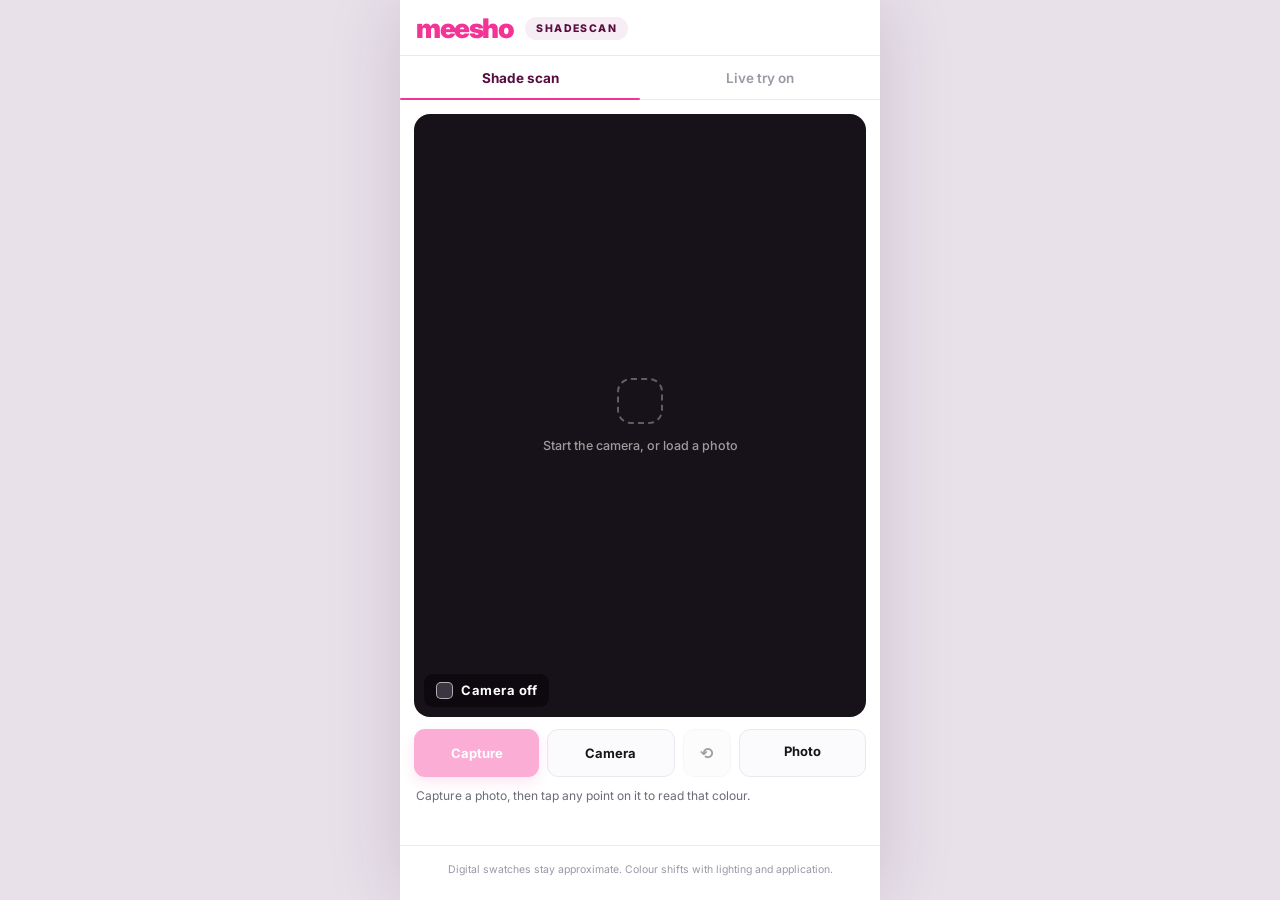
<file: index.html>
<!DOCTYPE html>
<html lang="en">
<head>
<meta charset="utf-8">
<meta name="viewport" content="width=device-width, initial-scale=1, viewport-fit=cover">
<meta name="theme-color" content="#f43397">
<title>ShadeScan — Meesho ShadeMatch prototype</title>
<link rel="preconnect" href="https://fonts.googleapis.com">
<link rel="preconnect" href="https://fonts.gstatic.com" crossorigin>
<link href="https://fonts.googleapis.com/css2?family=Inter:wght@400;500;600;700;800;900&display=swap" rel="stylesheet">
<link rel="stylesheet" href="styles.css">
</head>
<body>
<div class="shell">
  <header class="topbar">
    <span class="wordmark">meesho</span>
    <span class="product">ShadeScan</span>
  </header>

  <nav class="tabs" id="tabs" data-active="scan">
    <button data-tab="scan" aria-current="page">Shade scan</button>
    <button data-tab="tryon">Live try on</button>
    <span class="indicator" aria-hidden="true"></span>
  </nav>

  <main>
    <section class="panel" id="panel-scan">
      <div class="stage" id="scanStage" data-mode="idle">
        <video id="scanVideo" playsinline muted></video>
        <div class="plate" id="plate">
          <canvas id="frameCanvas"></canvas>
          <button class="pickarea" id="pickArea" aria-label="Tap the photo to read a colour"></button>
          <div class="markers" id="markers"></div>
        </div>
        <div class="frameline"><i></i><i></i><i></i><i></i></div>
        <div class="sweep"></div>
        <div class="readout"><span class="chipsw" id="readoutSwatch"></span><span id="readoutText">Camera off</span></div>
        <div class="placeholder">
          <span class="plogo"></span>
          <p>Start the camera, or load a photo</p>
        </div>
      </div>

      <div class="toolbar">
        <button class="primary" id="captureBtn">Capture</button>
        <button class="ghost" id="retakeBtn" hidden>Retake</button>
        <button class="ghost" id="cameraBtn">Camera</button>
        <button class="ghost icon" id="flipBtn" title="Switch camera" aria-label="Switch camera">⟲</button>
        <label class="ghost file">Photo<input type="file" id="fileInput" accept="image/*"></label>
      </div>

      <p class="status" id="scanStatus">Capture a photo, then tap any point on it to read that colour.</p>

      <section class="card" id="samples" hidden>
        <div class="cardhead">
          <h3>Sampled points</h3>
          <button class="link" id="clearSamples">Clear all</button>
        </div>
        <div class="strip" id="sampleStrip"></div>
        <p class="compare" id="compare" hidden></p>
      </section>

      <section class="card" id="result" hidden>
        <div class="resulthead">
          <canvas class="loupe" id="loupe" width="120" height="120"></canvas>
          <div class="headtext">
            <div class="bighex" id="bigHex">#000000</div>
            <div class="confidence" id="confidence"></div>
          </div>
          <div class="headactions">
            <button class="chipbtn" id="copyHex">Copy</button>
            <button class="chipbtn solid" id="toTryOn">Try on</button>
          </div>
        </div>
        <dl class="formats" id="formats"></dl>
        <div class="matches" id="matches"></div>
      </section>
    </section>

    <section class="panel" id="panel-tryon" hidden>
      <div class="stage faces" id="tryStage">
        <video id="tryVideo" playsinline muted></video>
        <canvas id="tryCanvas"></canvas>
        <div class="hint" id="tryHint">Camera off</div>
      </div>

      <div class="toolbar">
        <button class="primary" id="tryBtn">Start camera</button>
        <button class="ghost" id="stopTryBtn">Stop</button>
      </div>

      <p class="status" id="tryStatus">Colour is painted onto your own lips and lids, not onto a drawing.</p>

      <section class="card">
        <div class="cardhead">
          <label class="switch"><input type="checkbox" id="lipsOn" checked><span></span>Lip colour</label>
          <div class="segment" id="lipFinish">
            <button data-finish="Matte" aria-pressed="true">Matte</button>
            <button data-finish="Glossy">Glossy</button>
            <button data-finish="Sheer">Sheer</button>
          </div>
        </div>
        <div class="swatches" id="lipSwatches"></div>
        <label class="slider">Intensity<input type="range" id="lipIntensity" min="20" max="100" value="68"></label>
      </section>

      <section class="card">
        <div class="cardhead">
          <label class="switch"><input type="checkbox" id="eyesOn"><span></span>Eye shadow</label>
          <div class="segment" id="eyeFinish">
            <button data-finish="Matte" aria-pressed="true">Matte</button>
            <button data-finish="Shimmer">Shimmer</button>
          </div>
        </div>
        <div class="swatches" id="eyeSwatches"></div>
        <label class="slider">Intensity<input type="range" id="eyeIntensity" min="15" max="90" value="50"></label>
      </section>
    </section>
  </main>

  <footer class="foot">Digital swatches stay approximate. Colour shifts with lighting and application.</footer>
</div>
<script type="module" src="app.js"></script>
</body>
</html>
</file>
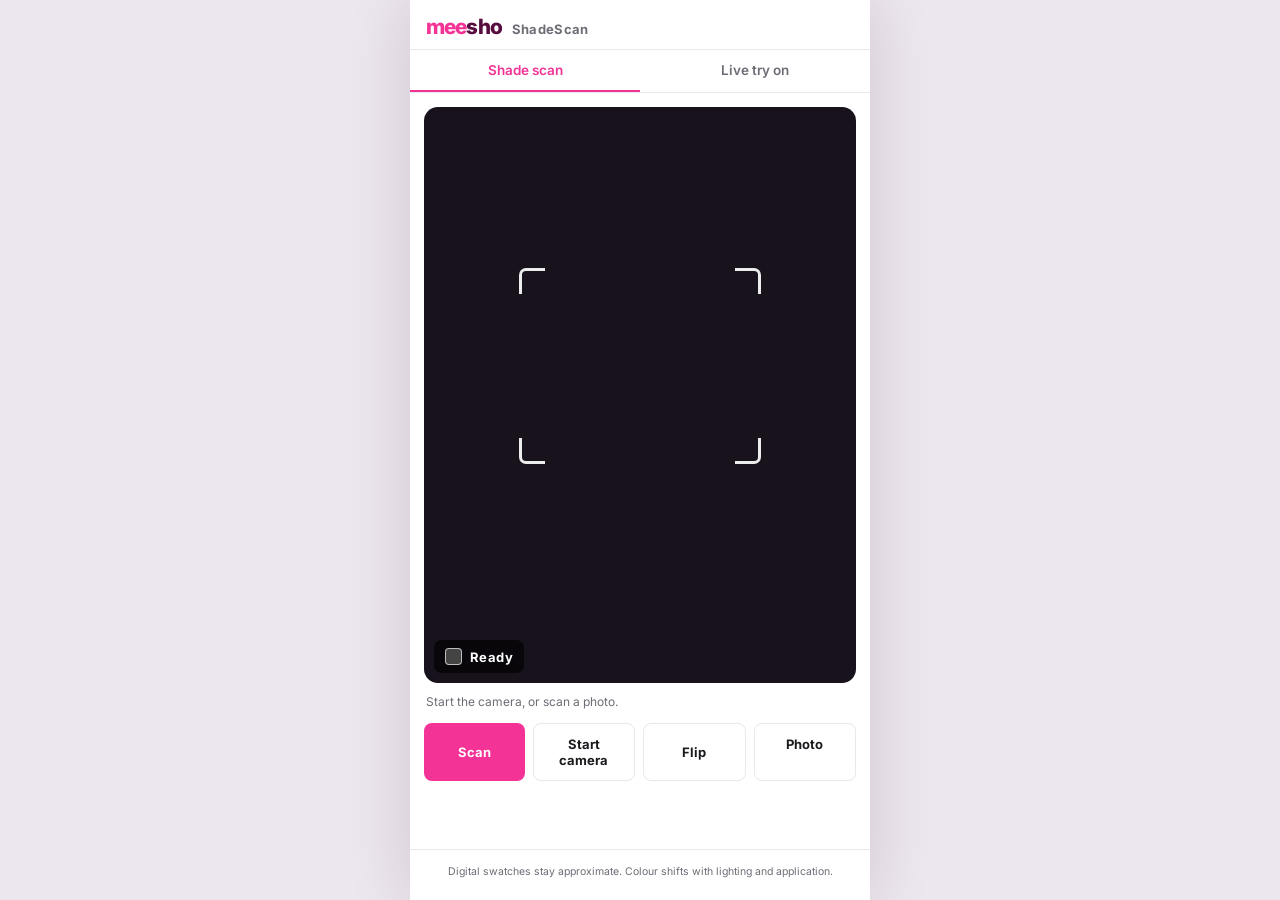
<file: shadescan-single-file.html>
<!DOCTYPE html>
<html lang="en">
<head>
<meta charset="utf-8">
<meta name="viewport" content="width=device-width, initial-scale=1, viewport-fit=cover">
<title>ShadeScan — Meesho ShadeMatch prototype</title>
<link rel="preconnect" href="https://fonts.googleapis.com">
<link rel="preconnect" href="https://fonts.gstatic.com" crossorigin>
<link href="https://fonts.googleapis.com/css2?family=Inter:wght@400;500;600;700;800&display=swap" rel="stylesheet">
<style>
:root {
  --pink: #f43397;
  --pink-deep: #9f1458;
  --plum: #570d3f;
  --ink: #1b1b1f;
  --mid: #6d6d76;
  --line: #e8e8ef;
  --wash: #f6f6f9;
  --ok: #0a8a4a;
  --warn: #9a6200;
  box-sizing: border-box;
  padding-top: env(safe-area-inset-top, 0px);
  padding-bottom: env(safe-area-inset-bottom, 0px);
}
*, *::before, *::after { box-sizing: inherit; }
html, body { height: 100%; }
html { scroll-padding-top: env(safe-area-inset-top, 0px); }

body {
  margin: 0;
  font-family: Inter, system-ui, -apple-system, sans-serif;
  background: #ece6ee;
  color: var(--ink);
  -webkit-font-smoothing: antialiased;
}

.shell {
  max-width: 460px;
  margin: 0 auto;
  min-height: 100%;
  background: #fff;
  display: flex;
  flex-direction: column;
  box-shadow: 0 0 60px rgba(50, 10, 45, .14);
}

.topbar {
  display: flex;
  align-items: baseline;
  gap: 10px;
  padding: 14px 16px 10px;
  border-bottom: 1px solid var(--line);
}
.logo { font-size: 21px; font-weight: 800; letter-spacing: -.04em; color: var(--pink); }
.logo span { color: var(--plum); }
.wordmark { font-size: 13px; font-weight: 700; color: var(--mid); letter-spacing: .02em; }

.tabs { display: flex; border-bottom: 1px solid var(--line); }
.tabs button {
  flex: 1;
  border: 0;
  background: none;
  font: inherit;
  font-size: 13.5px;
  font-weight: 600;
  color: var(--mid);
  padding: 12px 0;
  cursor: pointer;
  border-bottom: 2.5px solid transparent;
}
.tabs button[aria-current="page"] { color: var(--pink); border-bottom-color: var(--pink); }
.tabs button:focus-visible, button:focus-visible, input:focus-visible { outline: 2px solid var(--pink); outline-offset: 2px; }

main { flex: 1; }
.panel { padding: 14px 14px 20px; }

.stage {
  position: relative;
  aspect-ratio: 3 / 4;
  border-radius: 14px;
  overflow: hidden;
  background: #17121b;
}
.stage video, .stage canvas, .stage .still {
  position: absolute;
  inset: 0;
  width: 100%;
  height: 100%;
  object-fit: cover;
}
.stage .still { background-size: cover; background-position: center; }
.stage.mirrored video, .stage.faces video, .stage.faces canvas { transform: scaleX(-1); }

.frameline { position: absolute; left: 22%; top: 28%; width: 56%; height: 34%; }
.frameline i { position: absolute; width: 26px; height: 26px; border: 3px solid rgba(255,255,255,.92); }
.frameline i:nth-child(1) { top: 0; left: 0; border-right: 0; border-bottom: 0; border-radius: 7px 0 0 0; }
.frameline i:nth-child(2) { top: 0; right: 0; border-left: 0; border-bottom: 0; border-radius: 0 7px 0 0; }
.frameline i:nth-child(3) { bottom: 0; left: 0; border-right: 0; border-top: 0; border-radius: 0 0 0 7px; }
.frameline i:nth-child(4) { bottom: 0; right: 0; border-left: 0; border-top: 0; border-radius: 0 0 7px 0; }

.sweep {
  position: absolute;
  left: 22%;
  width: 56%;
  height: 3px;
  top: 28%;
  border-radius: 3px;
  background: linear-gradient(90deg, rgba(244,51,151,0), #f43397 20%, #7b5cff 80%, rgba(123,92,255,0));
  opacity: 0;
}
.stage.scanning .sweep {
  opacity: 1;
  animation: sweep var(--sweep-ms, 1300ms) ease-in-out infinite alternate;
}
@keyframes sweep { from { top: 28%; } to { top: 61%; } }
@media (prefers-reduced-motion: reduce) {
  .stage.scanning .sweep { animation: none; top: 45%; }
}

.readout {
  position: absolute;
  left: 10px;
  bottom: 10px;
  display: flex;
  align-items: center;
  gap: 8px;
  background: rgba(0, 0, 0, .62);
  color: #fff;
  border-radius: 8px;
  padding: 8px 11px;
  font-size: 13px;
  font-weight: 700;
  letter-spacing: .03em;
  backdrop-filter: blur(4px);
}
.readout .chipsw { width: 17px; height: 17px; border-radius: 4px; border: 1px solid rgba(255,255,255,.65); background: #444; }
.readout.working { color: #ffd9ec; }

.hint {
  position: absolute;
  inset: auto 10px 10px;
  text-align: center;
  color: #fff;
  font-size: 12px;
  font-weight: 600;
  background: rgba(0, 0, 0, .5);
  border-radius: 8px;
  padding: 8px;
}
.stage.faces.searching .hint::after { content: " — looking for a face"; }

.status { font-size: 12px; color: var(--mid); line-height: 1.5; margin: 10px 2px 0; }
.status.bad { color: var(--pink-deep); font-weight: 600; }

.actions { display: flex; gap: 8px; margin-top: 12px; flex-wrap: wrap; }
.actions button, .actions .file {
  flex: 1;
  min-width: 78px;
  border: 0;
  border-radius: 8px;
  padding: 12px 10px;
  font: inherit;
  font-size: 13px;
  font-weight: 700;
  cursor: pointer;
  text-align: center;
}
.actions .primary { background: var(--pink); color: #fff; }
.actions .ghost { background: #fff; border: 1px solid var(--line); color: var(--ink); }
.actions .ghost.small { flex: 0 0 auto; padding: 9px 12px; font-size: 12px; }
.actions .file { position: relative; overflow: hidden; }
.actions .file input { position: absolute; inset: 0; opacity: 0; cursor: pointer; }
.actions button[disabled] { opacity: .45; cursor: default; }

.result { margin-top: 16px; border: 1px solid var(--line); border-radius: 12px; overflow: hidden; }
.resulthead { display: flex; align-items: center; gap: 12px; padding: 12px; background: var(--wash); }
.bigswatch { width: 52px; height: 52px; border-radius: 10px; border: 1px solid rgba(0,0,0,.14); flex: 0 0 auto; }
.bighex { font-size: 21px; font-weight: 800; letter-spacing: .02em; }
.confidence { font-size: 11px; font-weight: 700; margin-top: 3px; }
.confidence.high { color: var(--ok); }
.confidence.medium { color: var(--warn); }
.confidence.low { color: var(--pink-deep); }
.resulthead .ghost { margin-left: auto; }

.formats { margin: 0; display: grid; grid-template-columns: 1fr; }
.formats .row { display: flex; gap: 12px; align-items: baseline; padding: 10px 12px; border-top: 1px solid var(--line); }
.formats dt { font-size: 11px; color: var(--mid); font-weight: 600; width: 92px; flex: 0 0 auto; }
.formats dd { margin: 0; font-size: 13px; font-weight: 600; }
.formats dd small { display: block; font-size: 10.5px; font-weight: 500; color: var(--mid); margin-top: 3px; }

.matches { border-top: 1px solid var(--line); padding: 12px; }
.matches h3 { margin: 0 0 9px; font-size: 12px; font-weight: 700; color: var(--mid); }
.match { display: flex; align-items: center; gap: 10px; width: 100%; text-align: left; border: 1px solid var(--line); border-radius: 9px; padding: 9px; background: #fff; margin-bottom: 7px; font: inherit; cursor: pointer; }
.match .sw { width: 36px; height: 36px; border-radius: 7px; border: 1px solid rgba(0,0,0,.12); flex: 0 0 auto; }
.match b { font-size: 12.5px; display: block; }
.match span { font-size: 10.5px; color: var(--mid); display: block; margin-top: 2px; }
.match .tag { font-size: 9.5px; font-weight: 700; border-radius: 3px; padding: 2px 5px; margin-top: 4px; display: inline-block; }
.tag.close { background: #e7f6ed; color: var(--ok); }
.tag.near { background: #fff3e0; color: var(--warn); }
.tag.far { background: var(--wash); color: var(--mid); }
.match .price { margin-left: auto; font-size: 13px; font-weight: 800; }

.region { margin-top: 14px; border: 1px solid var(--line); border-radius: 12px; padding: 12px; }
.regionhead { display: flex; align-items: center; gap: 10px; flex-wrap: wrap; }
.switch { display: flex; align-items: center; gap: 8px; font-size: 13px; font-weight: 700; cursor: pointer; }
.switch input { position: absolute; opacity: 0; width: 0; height: 0; }
.switch span { width: 36px; height: 21px; border-radius: 999px; background: #d4d4dd; position: relative; transition: background .16s; }
.switch span::after { content: ""; position: absolute; top: 2.5px; left: 2.5px; width: 16px; height: 16px; border-radius: 50%; background: #fff; transition: transform .16s; }
.switch input:checked + span { background: var(--pink); }
.switch input:checked + span::after { transform: translateX(15px); }

.finishes { display: flex; gap: 5px; margin-left: auto; }
.finishes button { border: 1px solid var(--line); background: #fff; border-radius: 999px; padding: 6px 11px; font: inherit; font-size: 11.5px; font-weight: 600; color: var(--mid); cursor: pointer; }
.finishes button[aria-pressed="true"] { border-color: var(--pink); background: #fff0f6; color: var(--pink-deep); }

.swatches { display: flex; gap: 7px; overflow-x: auto; padding: 11px 0 3px; }
.swatches button { flex: 0 0 auto; width: 38px; height: 38px; border-radius: 9px; border: 2px solid transparent; box-shadow: inset 0 0 0 1px rgba(0,0,0,.12); cursor: pointer; }
.swatches button[aria-pressed="true"] { border-color: var(--plum); }
.swatches button.scanned { box-shadow: inset 0 0 0 1px rgba(0,0,0,.12), 0 0 0 2px #ffd9ec; }

.slider { display: flex; align-items: center; gap: 10px; font-size: 11.5px; font-weight: 600; color: var(--mid); margin-top: 6px; }
.slider input { flex: 1; accent-color: var(--pink); }

.foot { font-size: 10.5px; color: var(--mid); text-align: center; padding: 14px 18px 20px; line-height: 1.5; border-top: 1px solid var(--line); }

@media (max-width: 480px) {
  .shell { box-shadow: none; }
}

</style>
</head>
<body>
<div class="shell">
  <header class="topbar">
    <div class="logo">mee<span>sho</span></div>
    <div class="wordmark">ShadeScan</div>
  </header>

  <nav class="tabs" id="tabs">
    <button data-tab="scan" aria-current="page">Shade scan</button>
    <button data-tab="tryon">Live try on</button>
  </nav>

  <main>
    <section class="panel" id="panel-scan">
      <div class="stage" id="scanStage">
        <video id="scanVideo" playsinline muted></video>
        <div class="still" hidden></div>
        <div class="frameline" id="reticle"><i></i><i></i><i></i><i></i></div>
        <div class="sweep" id="sweep"></div>
        <div class="readout" id="readout"><span class="chipsw" id="readoutSwatch"></span><span id="readoutText">Ready</span></div>
      </div>

      <p class="status" id="scanStatus">Start the camera, or scan a photo.</p>

      <div class="actions">
        <button class="primary" id="scanBtn">Scan</button>
        <button class="ghost" id="cameraBtn">Start camera</button>
        <button class="ghost" id="flipBtn">Flip</button>
        <label class="ghost file">Photo<input type="file" id="fileInput" accept="image/*"></label>
      </div>

      <div class="result" id="result" hidden>
        <div class="resulthead">
          <div class="bigswatch" id="bigSwatch"></div>
          <div>
            <div class="bighex" id="bigHex">#000000</div>
            <div class="confidence" id="confidence"></div>
          </div>
          <button class="ghost small" id="toTryOn">Try it on</button>
        </div>
        <dl class="formats" id="formats"></dl>
        <div class="matches" id="matches"></div>
      </div>
    </section>

    <section class="panel" id="panel-tryon" hidden>
      <div class="stage faces" id="tryStage">
        <video id="tryVideo" playsinline muted></video>
        <canvas id="tryCanvas"></canvas>
        <div class="hint" id="tryHint">Camera off</div>
      </div>

      <p class="status" id="tryStatus">The colour is painted onto your lips and lids, not onto a drawing.</p>

      <div class="actions">
        <button class="primary" id="tryBtn">Start camera</button>
        <button class="ghost" id="stopTryBtn">Stop</button>
      </div>

      <div class="region">
        <div class="regionhead">
          <label class="switch"><input type="checkbox" id="lipsOn" checked><span></span>Lip colour</label>
          <div class="finishes" id="lipFinish">
            <button data-finish="Matte" aria-pressed="true">Matte</button>
            <button data-finish="Glossy">Glossy</button>
            <button data-finish="Sheer">Sheer</button>
          </div>
        </div>
        <div class="swatches" id="lipSwatches"></div>
        <label class="slider">Intensity<input type="range" id="lipIntensity" min="20" max="100" value="68"></label>
      </div>

      <div class="region">
        <div class="regionhead">
          <label class="switch"><input type="checkbox" id="eyesOn"><span></span>Eye shadow</label>
          <div class="finishes" id="eyeFinish">
            <button data-finish="Matte" aria-pressed="true">Matte</button>
            <button data-finish="Shimmer">Shimmer</button>
          </div>
        </div>
        <div class="swatches" id="eyeSwatches"></div>
        <label class="slider">Intensity<input type="range" id="eyeIntensity" min="15" max="90" value="50"></label>
      </div>
    </section>
  </main>

  <footer class="foot">Digital swatches stay approximate. Colour shifts with lighting and application.</footer>
</div>
<script type="module">
globalThis.SHADE_CATALOGUE = [{"id": "ML-1042", "shade": "Coffee Nude", "hex": "#7A4A3E", "family": "Nude & brown", "finish": "Matte", "coverage": "Full", "price": 199, "seller": "Glow Essentials"}, {"id": "ML-1043", "shade": "Caramel Nude", "hex": "#A8664C", "family": "Nude & brown", "finish": "Matte", "coverage": "Medium", "price": 189, "seller": "Rani Cosmetics"}, {"id": "ML-1044", "shade": "Chocolate Brown", "hex": "#5E3228", "family": "Nude & brown", "finish": "Matte", "coverage": "Full", "price": 209, "seller": "Glow Essentials"}, {"id": "ML-1045", "shade": "Toasted Almond", "hex": "#B07A61", "family": "Nude & brown", "finish": "Satin", "coverage": "Medium", "price": 179, "seller": "Urban Hues"}, {"id": "ML-1046", "shade": "Soft Mocha", "hex": "#96614E", "family": "Nude & brown", "finish": "Creme", "coverage": "Medium", "price": 199, "seller": "Shringar Beauty"}, {"id": "ML-1047", "shade": "Cocoa Rose", "hex": "#8C5450", "family": "Nude & brown", "finish": "Matte", "coverage": "Full", "price": 219, "seller": "Bellezza Retail"}, {"id": "ML-2051", "shade": "Muted Pink", "hex": "#C27A7F", "family": "Pink", "finish": "Matte", "coverage": "Medium", "price": 169, "seller": "Rani Cosmetics"}, {"id": "ML-2052", "shade": "Rose Blush", "hex": "#D08A90", "family": "Pink", "finish": "Satin", "coverage": "Sheer", "price": 159, "seller": "Urban Hues"}, {"id": "ML-2053", "shade": "Fuchsia Pop", "hex": "#C2185B", "family": "Pink", "finish": "Glossy", "coverage": "Full", "price": 229, "seller": "Bellezza Retail"}, {"id": "ML-2054", "shade": "Pink Brown Nude", "hex": "#A86F6A", "family": "Pink", "finish": "Matte", "coverage": "Medium", "price": 189, "seller": "Glow Essentials"}, {"id": "ML-2055", "shade": "Dusty Rose", "hex": "#B4737A", "family": "Pink", "finish": "Matte", "coverage": "Full", "price": 199, "seller": "Shringar Beauty"}, {"id": "ML-2056", "shade": "Baby Pink", "hex": "#E0A2A8", "family": "Pink", "finish": "Sheer", "coverage": "Light", "price": 149, "seller": "Urban Hues"}, {"id": "ML-3061", "shade": "Classic Red", "hex": "#C0202A", "family": "Red", "finish": "Matte", "coverage": "Full", "price": 249, "seller": "Bellezza Retail"}, {"id": "ML-3062", "shade": "Brick Red", "hex": "#9E3B2E", "family": "Red", "finish": "Matte", "coverage": "Full", "price": 219, "seller": "Glow Essentials"}, {"id": "ML-3063", "shade": "Cherry Gloss", "hex": "#B01C3A", "family": "Red", "finish": "Glossy", "coverage": "Medium", "price": 199, "seller": "Rani Cosmetics"}, {"id": "ML-3064", "shade": "Soft Scarlet", "hex": "#CB4A45", "family": "Red", "finish": "Satin", "coverage": "Medium", "price": 189, "seller": "Urban Hues"}, {"id": "ML-3065", "shade": "Wine Red", "hex": "#7B1E35", "family": "Red", "finish": "Matte", "coverage": "Full", "price": 239, "seller": "Shringar Beauty"}, {"id": "ML-3066", "shade": "Tomato Red", "hex": "#D1452F", "family": "Red", "finish": "Creme", "coverage": "Medium", "price": 179, "seller": "Rani Cosmetics"}, {"id": "ML-4071", "shade": "Deep Berry", "hex": "#6E2342", "family": "Berry & plum", "finish": "Matte", "coverage": "Full", "price": 229, "seller": "Bellezza Retail"}, {"id": "ML-4072", "shade": "Plum Wine", "hex": "#5A2440", "family": "Berry & plum", "finish": "Satin", "coverage": "Full", "price": 209, "seller": "Glow Essentials"}, {"id": "ML-4073", "shade": "Mauve Haze", "hex": "#9C6B81", "family": "Berry & plum", "finish": "Matte", "coverage": "Medium", "price": 189, "seller": "Urban Hues"}, {"id": "ML-4074", "shade": "Berry Nude", "hex": "#94526A", "family": "Berry & plum", "finish": "Creme", "coverage": "Medium", "price": 179, "seller": "Shringar Beauty"}, {"id": "ML-5081", "shade": "Coral Crush", "hex": "#E2694F", "family": "Coral & orange", "finish": "Creme", "coverage": "Medium", "price": 169, "seller": "Rani Cosmetics"}, {"id": "ML-5082", "shade": "Peach Nude", "hex": "#D99A7E", "family": "Coral & orange", "finish": "Sheer", "coverage": "Light", "price": 149, "seller": "Urban Hues"}, {"id": "ML-5083", "shade": "Burnt Orange", "hex": "#B8542F", "family": "Coral & orange", "finish": "Matte", "coverage": "Full", "price": 199, "seller": "Glow Essentials"}, {"id": "ML-5084", "shade": "Terracotta", "hex": "#A85C44", "family": "Coral & orange", "finish": "Matte", "coverage": "Medium", "price": 189, "seller": "Bellezza Retail"}, {"id": "ML-6091", "shade": "Rosewood", "hex": "#8E4A4E", "family": "Nude & brown", "finish": "Matte", "coverage": "Full", "price": 199, "seller": "Shringar Beauty"}, {"id": "ML-6092", "shade": "Nude Beige", "hex": "#C19A84", "family": "Nude & brown", "finish": "Satin", "coverage": "Light", "price": 159, "seller": "Urban Hues"}, {"id": "ES-7101", "shade": "Champagne", "hex": "#D9B48F", "family": "Eye · neutral", "finish": "Shimmer", "coverage": "Light", "price": 229, "seller": "Glow Essentials"}, {"id": "ES-7102", "shade": "Taupe Smoke", "hex": "#8A7466", "family": "Eye · neutral", "finish": "Matte", "coverage": "Medium", "price": 249, "seller": "Bellezza Retail"}, {"id": "ES-7103", "shade": "Copper Glow", "hex": "#B06A3B", "family": "Eye · warm", "finish": "Shimmer", "coverage": "Medium", "price": 239, "seller": "Rani Cosmetics"}, {"id": "ES-7104", "shade": "Plum Dusk", "hex": "#6B4360", "family": "Eye · cool", "finish": "Matte", "coverage": "Full", "price": 259, "seller": "Urban Hues"}, {"id": "ES-7105", "shade": "Olive Ash", "hex": "#6E6B4A", "family": "Eye · cool", "finish": "Matte", "coverage": "Medium", "price": 229, "seller": "Shringar Beauty"}, {"id": "ES-7106", "shade": "Rose Gold", "hex": "#C08974", "family": "Eye · warm", "finish": "Shimmer", "coverage": "Light", "price": 249, "seller": "Glow Essentials"}];

function clamp(v, lo, hi) {
  return v < lo ? lo : v > hi ? hi : v;
}

function rgbToHex(r, g, b) {
  const h = v => clamp(Math.round(v), 0, 255).toString(16).padStart(2, '0');
  return ('#' + h(r) + h(g) + h(b)).toUpperCase();
}

function hexToRgb(hex) {
  const s = hex.trim().replace(/^#/, '');
  const full = s.length === 3 ? s.split('').map(c => c + c).join('') : s;
  if (!/^[0-9a-fA-F]{6}$/.test(full)) return null;
  return {
    r: parseInt(full.slice(0, 2), 16),
    g: parseInt(full.slice(2, 4), 16),
    b: parseInt(full.slice(4, 6), 16)
  };
}

function toLinear(v) {
  const c = v / 255;
  return c <= 0.04045 ? c / 12.92 : Math.pow((c + 0.055) / 1.055, 2.4);
}

function fromLinear(v) {
  const c = v <= 0.0031308 ? v * 12.92 : 1.055 * Math.pow(v, 1 / 2.4) - 0.055;
  return clamp(Math.round(c * 255), 0, 255);
}

const WHITE = { x: 0.95047, y: 1, z: 1.08883 };

function rgbToLab(r, g, b) {
  const R = toLinear(r), G = toLinear(g), B = toLinear(b);
  const x = (R * 0.4124564 + G * 0.3575761 + B * 0.1804375) / WHITE.x;
  const y = (R * 0.2126729 + G * 0.7151522 + B * 0.0721750) / WHITE.y;
  const z = (R * 0.0193339 + G * 0.1191920 + B * 0.9503041) / WHITE.z;
  const f = v => v > 0.008856 ? Math.cbrt(v) : 7.787 * v + 16 / 116;
  const fx = f(x), fy = f(y), fz = f(z);
  return { L: 116 * fy - 16, a: 500 * (fx - fy), b: 200 * (fy - fz) };
}

function labToRgb(L, a, bb) {
  const fy = (L + 16) / 116;
  const fx = fy + a / 500;
  const fz = fy - bb / 200;
  const inv = v => {
    const c = v * v * v;
    return c > 0.008856 ? c : (v - 16 / 116) / 7.787;
  };
  const x = inv(fx) * WHITE.x, y = inv(fy) * WHITE.y, z = inv(fz) * WHITE.z;
  const R = x * 3.2404542 + y * -1.5371385 + z * -0.4985314;
  const G = x * -0.9692660 + y * 1.8760108 + z * 0.0415560;
  const B = x * 0.0556434 + y * -0.2040259 + z * 1.0572252;
  return { r: fromLinear(R), g: fromLinear(G), b: fromLinear(B) };
}

function rgbToHsl(r, g, b) {
  const R = r / 255, G = g / 255, B = b / 255;
  const max = Math.max(R, G, B), min = Math.min(R, G, B);
  const l = (max + min) / 2;
  let h = 0, s = 0;
  if (max !== min) {
    const d = max - min;
    s = l > 0.5 ? d / (2 - max - min) : d / (max + min);
    if (max === R) h = ((G - B) / d + (G < B ? 6 : 0));
    else if (max === G) h = (B - R) / d + 2;
    else h = (R - G) / d + 4;
    h *= 60;
  }
  return { h: Math.round(h), s: Math.round(s * 100), l: Math.round(l * 100) };
}

function deltaE(p, q) {
  return Math.sqrt((p.L - q.L) ** 2 + (p.a - q.a) ** 2 + (p.b - q.b) ** 2);
}

function chroma(lab) {
  return Math.hypot(lab.a, lab.b);
}

function kmeans(points, k, iterations) {
  if (points.length <= k) {
    return points.map(p => ({ ...p, n: 1 }));
  }
  const sorted = points.slice().sort((p, q) => p.L - q.L);
  const centroids = [];
  for (let i = 0; i < k; i++) {
    centroids.push({ ...sorted[Math.floor((i + 0.5) / k * sorted.length)] });
  }
  let assign = new Array(points.length).fill(0);
  for (let it = 0; it < iterations; it++) {
    let moved = false;
    for (let i = 0; i < points.length; i++) {
      let best = 0, bestD = Infinity;
      for (let c = 0; c < centroids.length; c++) {
        const d = deltaE(points[i], centroids[c]);
        if (d < bestD) { bestD = d; best = c; }
      }
      if (assign[i] !== best) { assign[i] = best; moved = true; }
    }
    const sums = centroids.map(() => ({ L: 0, a: 0, b: 0, n: 0 }));
    for (let i = 0; i < points.length; i++) {
      const s = sums[assign[i]];
      s.L += points[i].L; s.a += points[i].a; s.b += points[i].b; s.n++;
    }
    for (let c = 0; c < centroids.length; c++) {
      if (sums[c].n) {
        centroids[c] = { L: sums[c].L / sums[c].n, a: sums[c].a / sums[c].n, b: sums[c].b / sums[c].n };
      }
    }
    if (!moved && it > 0) break;
  }
  const counts = centroids.map(() => 0);
  const spread = centroids.map(() => 0);
  for (let i = 0; i < points.length; i++) {
    counts[assign[i]]++;
    spread[assign[i]] += deltaE(points[i], centroids[assign[i]]);
  }
  return centroids.map((c, i) => ({
    ...c,
    n: counts[i],
    spread: counts[i] ? spread[i] / counts[i] : 0
  }));
}

function extractShade(pixels, width, height) {
  const points = [];
  const step = Math.max(1, Math.round(Math.sqrt((width * height) / 4000)));
  for (let y = 0; y < height; y += step) {
    for (let x = 0; x < width; x += step) {
      const i = (y * width + x) * 4;
      if (pixels[i + 3] < 200) continue;
      points.push(rgbToLab(pixels[i], pixels[i + 1], pixels[i + 2]));
    }
  }
  if (points.length < 40) return null;

  const levels = points.map(p => p.L).sort((p, q) => p - q);
  const lo = levels[Math.floor(levels.length * 0.12)];
  const hi = levels[Math.floor(levels.length * 0.88)];
  let kept = points.filter(p => p.L >= lo && p.L <= hi);
  if (kept.length < 40) kept = points;

  const clusters = kmeans(kept, 3, 14);
  let best = null;
  for (const c of clusters) {
    if (!c.n) continue;
    const ch = chroma(c);
    if (c.L > 92 && ch < 8) continue;
    if (c.L < 6) continue;
    const share = c.n / kept.length;
    const score = (ch + 7) * Math.pow(share, 0.55);
    if (!best || score > best.score) best = { ...c, share, score, chromaValue: ch };
  }
  if (!best) return null;

  const rgb = labToRgb(best.L, best.a, best.b);
  const confidence = best.spread < 6.5 ? 'high' : best.spread < 13 ? 'medium' : 'low';
  return {
    lab: { L: best.L, a: best.a, b: best.b },
    rgb,
    hex: rgbToHex(rgb.r, rgb.g, rgb.b),
    spread: best.spread,
    share: best.share,
    confidence
  };
}

function averageShades(results) {
  const valid = results.filter(Boolean);
  if (!valid.length) return null;
  const lab = valid.reduce((acc, r) => ({
    L: acc.L + r.lab.L / valid.length,
    a: acc.a + r.lab.a / valid.length,
    b: acc.b + r.lab.b / valid.length
  }), { L: 0, a: 0, b: 0 });
  const rgb = labToRgb(lab.L, lab.a, lab.b);
  const spread = valid.reduce((s, r) => s + r.spread, 0) / valid.length;
  const drift = valid.reduce((s, r) => s + deltaE(r.lab, lab), 0) / valid.length;
  const total = spread * 0.7 + drift * 1.3;
  return {
    lab,
    rgb,
    hex: rgbToHex(rgb.r, rgb.g, rgb.b),
    spread,
    drift,
    share: valid.reduce((s, r) => s + r.share, 0) / valid.length,
    confidence: total < 7 ? 'high' : total < 14 ? 'medium' : 'low'
  };
}


let items = [];

async function loadCatalogue(url = 'data/shades.json') {
  let raw = globalThis.SHADE_CATALOGUE;
  if (!raw) {
    const res = await fetch(url);
    if (!res.ok) throw new Error('Could not load ' + url);
    raw = await res.json();
  }
  items = raw.map(entry => {
    const rgb = hexToRgb(entry.hex);
    return { ...entry, rgb, lab: rgbToLab(rgb.r, rgb.g, rgb.b) };
  });
  return items;
}

function allShades() {
  return items;
}

function lipShades() {
  return items.filter(s => !s.id.startsWith('ES-'));
}

function eyeShades() {
  return items.filter(s => s.id.startsWith('ES-'));
}

function nearestShades(lab, count = 3, pool = items) {
  return pool
    .map(s => ({ shade: s, distance: deltaE(s.lab, lab) }))
    .sort((a, b) => a.distance - b.distance)
    .slice(0, count);
}

function matchQuality(distance) {
  if (distance < 6) return { key: 'close', label: 'Close match' };
  if (distance < 14) return { key: 'near', label: 'Visible difference' };
  return { key: 'far', label: 'Clearly different' };
}


const registry = new Map();

function registerFormat(key, definition) {
  if (!definition || typeof definition.render !== 'function') {
    throw new Error('Format "' + key + '" needs a render function');
  }
  registry.set(key, {
    key,
    label: definition.label || key,
    order: typeof definition.order === 'number' ? definition.order : 100,
    primary: definition.primary === true,
    render: definition.render
  });
}

function unregisterFormat(key) {
  registry.delete(key);
}

function formatKeys() {
  return [...registry.keys()];
}

function runFormats(reading) {
  return [...registry.values()]
    .sort((a, b) => a.order - b.order)
    .map(f => {
      let value, detail = null;
      try {
        const out = f.render(reading);
        if (out && typeof out === 'object' && 'value' in out) {
          value = out.value;
          detail = out.detail || null;
        } else {
          value = out;
        }
      } catch (err) {
        value = 'unavailable';
      }
      return { key: f.key, label: f.label, primary: f.primary, value, detail };
    })
    .filter(r => r.value !== null && r.value !== undefined);
}

registerFormat('hex', {
  label: 'Hex',
  order: 10,
  primary: true,
  render: reading => reading.hex
});

registerFormat('rgb', {
  label: 'RGB',
  order: 20,
  render: reading => {
    const { r, g, b } = reading.rgb;
    return r + ', ' + g + ', ' + b;
  }
});

registerFormat('hsl', {
  label: 'HSL',
  order: 30,
  render: reading => {
    const { r, g, b } = reading.rgb;
    const { h, s, l } = rgbToHsl(r, g, b);
    return h + '°, ' + s + '%, ' + l + '%';
  }
});

registerFormat('lab', {
  label: 'CIE Lab',
  order: 40,
  render: reading => {
    const { L, a, b } = reading.lab;
    return L.toFixed(1) + ', ' + a.toFixed(1) + ', ' + b.toFixed(1);
  }
});

registerFormat('catalogue', {
  label: 'Nearest shade',
  order: 50,
  render: reading => {
    const hits = nearestShades(reading.lab, 1);
    if (!hits.length) return null;
    const { shade, distance } = hits[0];
    return {
      value: shade.shade + ' · ' + shade.id,
      detail: shade.finish + ', ' + shade.coverage.toLowerCase() + ' coverage · ' +
        matchQuality(distance).label + ' (ΔE ' + distance.toFixed(1) + ')'
    };
  }
});


const SAMPLE_FRAMES = 9;
const SWEEP_MS = 1300;

class Scanner {
  constructor(options) {
    this.video = options.video;
    this.bar = options.bar;
    this.readout = options.readout;
    this.stage = options.stage;
    this.reticle = options.reticle;
    this.onResult = options.onResult || (() => {});
    this.onStatus = options.onStatus || (() => {});
    this.stream = null;
    this.facing = 'environment';
    this.busy = false;
    this.canvas = document.createElement('canvas');
    this.ctx = this.canvas.getContext('2d', { willReadFrequently: true });
    this.stillImage = null;
  }

  async start(facing = this.facing) {
    this.stop();
    this.facing = facing;
    if (!navigator.mediaDevices || !navigator.mediaDevices.getUserMedia) {
      this.onStatus('nocamera', 'This browser cannot open a camera. Use a photo instead.');
      return false;
    }
    try {
      this.stream = await navigator.mediaDevices.getUserMedia({
        video: { facingMode: { ideal: facing }, width: { ideal: 1280 }, height: { ideal: 960 } },
        audio: false
      });
      this.stillImage = null;
      this.video.srcObject = this.stream;
      this.video.style.display = '';
      await this.video.play();
      this.stage.classList.toggle('mirrored', facing === 'user');
      this.onStatus('live', 'Hold the product inside the frame and tap Scan.');
      return true;
    } catch (err) {
      const denied = err && (err.name === 'NotAllowedError' || err.name === 'SecurityError');
      this.onStatus(
        denied ? 'denied' : 'nocamera',
        denied
          ? 'Camera permission was refused. Allow it in the address bar, or scan a photo instead.'
          : 'No camera available here. Scan a photo instead.'
      );
      return false;
    }
  }

  stop() {
    if (this.stream) {
      this.stream.getTracks().forEach(t => t.stop());
      this.stream = null;
    }
  }

  async flip() {
    return this.start(this.facing === 'environment' ? 'user' : 'environment');
  }

  useImage(img) {
    this.stop();
    this.stillImage = img;
    this.video.style.display = 'none';
    this.stage.classList.remove('mirrored');
    const holder = this.stage.querySelector('.still');
    holder.style.backgroundImage = 'url(' + img.src + ')';
    holder.hidden = false;
    this.onStatus('still', 'Move the frame over the product colour and tap Scan.');
  }

  sourceSize() {
    if (this.stillImage) return { w: this.stillImage.naturalWidth, h: this.stillImage.naturalHeight };
    return { w: this.video.videoWidth, h: this.video.videoHeight };
  }

  captureRegion() {
    const size = this.sourceSize();
    if (!size.w || !size.h) return null;

    const box = this.reticle.getBoundingClientRect();
    const frame = this.stage.getBoundingClientRect();
    const relX = (box.left - frame.left) / frame.width;
    const relY = (box.top - frame.top) / frame.height;
    const relW = box.width / frame.width;
    const relH = box.height / frame.height;

    const frameRatio = frame.width / frame.height;
    const sourceRatio = size.w / size.h;
    let visibleW = size.w, visibleH = size.h, offX = 0, offY = 0;
    if (sourceRatio > frameRatio) {
      visibleW = size.h * frameRatio;
      offX = (size.w - visibleW) / 2;
    } else {
      visibleH = size.w / frameRatio;
      offY = (size.h - visibleH) / 2;
    }

    const sx = offX + relX * visibleW;
    const sy = offY + relY * visibleH;
    const sw = relW * visibleW;
    const sh = relH * visibleH;

    const target = 180;
    this.canvas.width = target;
    this.canvas.height = Math.max(1, Math.round(target * (sh / sw)));
    const source = this.stillImage || this.video;
    this.ctx.drawImage(source, sx, sy, sw, sh, 0, 0, this.canvas.width, this.canvas.height);
    return this.ctx.getImageData(0, 0, this.canvas.width, this.canvas.height);
  }

  readOnce() {
    const data = this.captureRegion();
    if (!data) return null;
    return extractShade(data.data, data.width, data.height);
  }

  async scan() {
    if (this.busy) return;
    if (!this.stillImage && !this.stream) {
      this.onStatus('nocamera', 'Start the camera or load a photo first.');
      return;
    }
    this.busy = true;
    this.stage.classList.add('scanning');
    this.readout.textContent = 'Reading colour';
    this.readout.classList.add('working');
    this.bar.style.setProperty('--sweep-ms', SWEEP_MS + 'ms');

    const samples = [];
    const gap = Math.round(SWEEP_MS / SAMPLE_FRAMES);
    for (let i = 0; i < SAMPLE_FRAMES; i++) {
      await new Promise(r => setTimeout(r, gap));
      const reading = this.readOnce();
      if (reading) {
        samples.push(reading);
        this.readout.textContent = 'Reading colour ' + Math.round(((i + 1) / SAMPLE_FRAMES) * 100) + '%';
      }
    }

    this.stage.classList.remove('scanning');
    this.readout.classList.remove('working');
    this.busy = false;

    const result = averageShades(samples);
    if (!result) {
      this.readout.textContent = 'No colour found';
      this.onStatus('failed', 'Nothing readable in the frame. Fill more of the box with the product.');
      return;
    }
    this.readout.textContent = result.hex;
    this.onResult(result);
  }
}

const VISION_URL = 'https://cdn.jsdelivr.net/npm/@mediapipe/tasks-vision@0.10.14';
const WASM_URL = VISION_URL + '/wasm';
const MODEL_URL = 'https://storage.googleapis.com/mediapipe-models/face_landmarker/face_landmarker/float16/1/face_landmarker.task';

const LIP_OUTER = [61, 185, 40, 39, 37, 0, 267, 269, 270, 409, 291, 375, 321, 405, 314, 17, 84, 181, 91, 146];
const LIP_INNER = [78, 191, 80, 81, 82, 13, 312, 311, 310, 415, 308, 324, 318, 402, 317, 14, 87, 178, 88, 95];
const RIGHT_LID = [33, 246, 161, 160, 159, 158, 157, 173, 133];
const RIGHT_BROW = [55, 65, 52, 53, 46];
const LEFT_LID = [263, 466, 388, 387, 386, 385, 384, 398, 362];
const LEFT_BROW = [285, 295, 282, 283, 276];
const GLOSS_POINTS = [14, 17, 84, 314];

class TryOn {
  constructor(options) {
    this.video = options.video;
    this.canvas = options.canvas;
    this.stage = options.stage;
    this.onStatus = options.onStatus || (() => {});
    this.ctx = this.canvas.getContext('2d');
    this.layer = document.createElement('canvas');
    this.layerCtx = this.layer.getContext('2d');
    this.landmarker = null;
    this.stream = null;
    this.running = false;
    this.lastTime = -1;
    this.settings = {
      lips: { on: true, hex: '#7A4A3E', finish: 'Matte', intensity: 0.68 },
      eyes: { on: false, hex: '#8A7466', finish: 'Matte', intensity: 0.5 }
    };
  }

  async load() {
    if (this.landmarker) return true;
    this.onStatus('loading', 'Loading the face model');
    try {
      const vision = await import(VISION_URL);
      const fileset = await vision.FilesetResolver.forVisionTasks(WASM_URL);
      this.landmarker = await vision.FaceLandmarker.createFromOptions(fileset, {
        baseOptions: { modelAssetPath: MODEL_URL, delegate: 'GPU' },
        runningMode: 'VIDEO',
        numFaces: 1
      });
      return true;
    } catch (err) {
      this.onStatus('failed', 'The face model could not load. Check the connection and reload.');
      return false;
    }
  }

  async start() {
    const ready = await this.load();
    if (!ready) return false;
    if (!navigator.mediaDevices || !navigator.mediaDevices.getUserMedia) {
      this.onStatus('nocamera', 'This browser cannot open a camera.');
      return false;
    }
    try {
      this.stream = await navigator.mediaDevices.getUserMedia({
        video: { facingMode: 'user', width: { ideal: 960 }, height: { ideal: 720 } },
        audio: false
      });
      this.video.srcObject = this.stream;
      await this.video.play();
      this.canvas.width = this.video.videoWidth;
      this.canvas.height = this.video.videoHeight;
      this.layer.width = this.canvas.width;
      this.layer.height = this.canvas.height;
      this.running = true;
      this.onStatus('live', 'Face your light source for the truest colour.');
      requestAnimationFrame(() => this.loop());
      return true;
    } catch (err) {
      this.onStatus('denied', 'Camera permission was refused.');
      return false;
    }
  }

  stop() {
    this.running = false;
    if (this.stream) {
      this.stream.getTracks().forEach(t => t.stop());
      this.stream = null;
    }
    this.ctx.clearRect(0, 0, this.canvas.width, this.canvas.height);
  }

  set(region, patch) {
    Object.assign(this.settings[region], patch);
  }

  loop() {
    if (!this.running) return;
    const now = performance.now();
    if (this.video.readyState >= 2 && this.video.currentTime !== this.lastTime) {
      this.lastTime = this.video.currentTime;
      let result = null;
      try {
        result = this.landmarker.detectForVideo(this.video, now);
      } catch (err) {
        result = null;
      }
      this.draw(result);
    }
    requestAnimationFrame(() => this.loop());
  }

  draw(result) {
    const w = this.canvas.width, h = this.canvas.height;
    this.ctx.clearRect(0, 0, w, h);
    if (!result || !result.faceLandmarks || !result.faceLandmarks.length) {
      this.stage.classList.add('searching');
      return;
    }
    this.stage.classList.remove('searching');
    const lm = result.faceLandmarks[0];

    if (this.settings.eyes.on) this.paintEyes(lm, w, h);
    if (this.settings.lips.on) this.paintLips(lm, w, h);
  }

  pathFrom(ctx, indices, lm, w, h, close) {
    ctx.beginPath();
    indices.forEach((idx, i) => {
      const p = lm[idx];
      const x = p.x * w, y = p.y * h;
      if (i === 0) ctx.moveTo(x, y); else ctx.lineTo(x, y);
    });
    if (close !== false) ctx.closePath();
  }

  smoothPath(ctx, points, close) {
    ctx.beginPath();
    if (!points.length) return;
    ctx.moveTo(points[0].x, points[0].y);
    for (let i = 0; i < points.length; i++) {
      const cur = points[i];
      const next = points[(i + 1) % points.length];
      ctx.quadraticCurveTo(cur.x, cur.y, (cur.x + next.x) / 2, (cur.y + next.y) / 2);
    }
    if (close !== false) ctx.closePath();
  }

  paintLips(lm, w, h) {
    const cfg = this.settings.lips;
    const lc = this.layerCtx;
    lc.setTransform(1, 0, 0, 1, 0, 0);
    lc.clearRect(0, 0, w, h);
    lc.globalCompositeOperation = 'source-over';
    lc.filter = 'blur(2.5px)';
    lc.fillStyle = cfg.hex;
    const outer = LIP_OUTER.map(i => ({ x: lm[i].x * w, y: lm[i].y * h }));
    this.smoothPath(lc, outer);
    lc.fill();
    lc.globalCompositeOperation = 'destination-out';
    lc.filter = 'blur(1.5px)';
    const inner = LIP_INNER.map(i => ({ x: lm[i].x * w, y: lm[i].y * h }));
    this.smoothPath(lc, inner);
    lc.fill();
    lc.filter = 'none';
    lc.globalCompositeOperation = 'source-over';

    const base = cfg.finish === 'Sheer' ? 0.62 : cfg.finish === 'Glossy' ? 0.82 : 1;
    this.ctx.save();
    this.ctx.globalCompositeOperation = 'multiply';
    this.ctx.globalAlpha = Math.min(1, cfg.intensity * base);
    this.ctx.drawImage(this.layer, 0, 0);
    if (cfg.finish !== 'Sheer') {
      this.ctx.globalCompositeOperation = 'source-over';
      this.ctx.globalAlpha = Math.min(1, cfg.intensity * 0.3);
      this.ctx.drawImage(this.layer, 0, 0);
    }
    this.ctx.restore();

    if (cfg.finish === 'Glossy') this.paintGloss(lm, w, h, cfg.intensity);
  }

  paintGloss(lm, w, h, intensity) {
    const pts = GLOSS_POINTS.map(i => ({ x: lm[i].x * w, y: lm[i].y * h }));
    const cx = pts.reduce((s, p) => s + p.x, 0) / pts.length;
    const cy = pts.reduce((s, p) => s + p.y, 0) / pts.length;
    const span = Math.hypot(lm[61].x * w - lm[291].x * w, lm[61].y * h - lm[291].y * h);
    const rx = span * 0.16, ry = span * 0.055;
    this.ctx.save();
    this.ctx.globalCompositeOperation = 'screen';
    this.ctx.globalAlpha = Math.min(0.55, intensity * 0.5);
    this.ctx.filter = 'blur(3px)';
    this.ctx.fillStyle = '#ffffff';
    this.ctx.beginPath();
    this.ctx.ellipse(cx, cy + ry * 0.4, rx, ry, 0, 0, Math.PI * 2);
    this.ctx.fill();
    this.ctx.restore();
  }

  lidPolygon(lm, lid, brow, w, h, lift) {
    const lidPts = lid.map(i => ({ x: lm[i].x * w, y: lm[i].y * h }));
    const inner = lidPts[0], outer = lidPts[lidPts.length - 1];
    const browPts = brow.map(i => {
      const b = lm[i];
      const bx = b.x * w, by = b.y * h;
      const ref = Math.abs(bx - inner.x) < Math.abs(bx - outer.x) ? inner : outer;
      return { x: bx + (ref.x - bx) * (1 - lift), y: by + (ref.y - by) * (1 - lift) };
    });
    return lidPts.concat(browPts);
  }

  paintEyes(lm, w, h) {
    const cfg = this.settings.eyes;
    const lc = this.layerCtx;
    lc.setTransform(1, 0, 0, 1, 0, 0);
    lc.clearRect(0, 0, w, h);
    lc.globalCompositeOperation = 'source-over';
    const eyeSpan = Math.hypot(lm[33].x * w - lm[263].x * w, lm[33].y * h - lm[263].y * h);
    lc.filter = 'blur(' + Math.max(4, eyeSpan * 0.035).toFixed(1) + 'px)';
    lc.fillStyle = cfg.hex;
    [[RIGHT_LID, RIGHT_BROW], [LEFT_LID, LEFT_BROW]].forEach(([lid, brow]) => {
      const poly = this.lidPolygon(lm, lid, brow, w, h, 0.55);
      this.smoothPath(lc, poly);
      lc.fill();
    });
    lc.filter = 'none';

    this.ctx.save();
    this.ctx.globalCompositeOperation = 'multiply';
    this.ctx.globalAlpha = Math.min(1, cfg.intensity);
    this.ctx.drawImage(this.layer, 0, 0);
    if (cfg.finish === 'Shimmer') {
      this.ctx.globalCompositeOperation = 'screen';
      this.ctx.globalAlpha = Math.min(0.4, cfg.intensity * 0.35);
      this.ctx.drawImage(this.layer, 0, 0);
    }
    this.ctx.restore();
  }
}


const el = id => document.getElementById(id);

const scanStage = el('scanStage');
const scanner = new Scanner({
  video: el('scanVideo'),
  bar: el('sweep'),
  readout: el('readoutText'),
  stage: scanStage,
  reticle: el('reticle'),
  onResult: showResult,
  onStatus: (kind, message) => setStatus(el('scanStatus'), kind, message)
});

const tryOn = new TryOn({
  video: el('tryVideo'),
  canvas: el('tryCanvas'),
  stage: el('tryStage'),
  onStatus: (kind, message) => {
    setStatus(el('tryStatus'), kind, message);
    el('tryHint').textContent = kind === 'live' ? 'Tracking' : message;
    el('tryHint').hidden = kind === 'live';
  }
});

let lastReading = null;

function setStatus(node, kind, message) {
  node.textContent = message;
  node.classList.toggle('bad', kind === 'denied' || kind === 'failed' || kind === 'nocamera');
}

function showResult(reading) {
  lastReading = reading;
  el('result').hidden = false;
  el('bigSwatch').style.background = reading.hex;
  el('bigHex').textContent = reading.hex;
  el('readoutSwatch').style.background = reading.hex;

  const conf = el('confidence');
  conf.className = 'confidence ' + reading.confidence;
  conf.textContent = {
    high: 'High confidence reading',
    medium: 'Medium confidence — steady the frame for a cleaner read',
    low: 'Low confidence — move to even light and fill the frame'
  }[reading.confidence];

  const list = el('formats');
  list.innerHTML = '';
  runFormats(reading).forEach(f => {
    const row = document.createElement('div');
    row.className = 'row';
    const dt = document.createElement('dt');
    dt.textContent = f.label;
    const dd = document.createElement('dd');
    dd.textContent = f.value;
    if (f.detail) {
      const small = document.createElement('small');
      small.textContent = f.detail;
      dd.appendChild(small);
    }
    row.append(dt, dd);
    list.appendChild(row);
  });

  const matches = el('matches');
  matches.innerHTML = '<h3>Closest shades in the catalogue</h3>';
  nearestShades(reading.lab, 3).forEach(({ shade, distance }) => {
    const q = matchQuality(distance);
    const btn = document.createElement('button');
    btn.className = 'match';
    btn.innerHTML =
      '<span class="sw" style="background:' + shade.hex + '"></span>' +
      '<span><b>' + shade.shade + ' · ' + shade.id + '</b>' +
      '<span>' + shade.finish + ', ' + shade.coverage.toLowerCase() + ' coverage · ' + shade.seller + '</span>' +
      '<span class="tag ' + q.key + '">' + q.label + ' (ΔE ' + distance.toFixed(1) + ')</span></span>' +
      '<span class="price">₹' + shade.price + '</span>';
    btn.addEventListener('click', () => {
      const region = shade.id.startsWith('ES-') ? 'eyes' : 'lips';
      applyColour(region, shade.hex, shade.finish);
      switchTab('tryon');
    });
    matches.appendChild(btn);
  });

  paintScannedSwatch();
}

function paintScannedSwatch() {
  ['lipSwatches', 'eyeSwatches'].forEach(id => {
    const holder = el(id);
    const existing = holder.querySelector('.scanned');
    if (!lastReading) return;
    if (existing) {
      existing.style.background = lastReading.hex;
      existing.title = 'Scanned ' + lastReading.hex;
      return;
    }
    const btn = document.createElement('button');
    btn.className = 'scanned';
    btn.style.background = lastReading.hex;
    btn.title = 'Scanned ' + lastReading.hex;
    btn.addEventListener('click', () => {
      applyColour(id === 'lipSwatches' ? 'lips' : 'eyes', lastReading.hex);
    });
    holder.prepend(btn);
  });
}

function applyColour(region, hex, finish) {
  tryOn.set(region, finish ? { hex, finish } : { hex });
  const holder = el(region === 'lips' ? 'lipSwatches' : 'eyeSwatches');
  [...holder.children].forEach(b => {
    b.setAttribute('aria-pressed', String(b.dataset.hex === hex || (b.classList.contains('scanned') && lastReading && lastReading.hex === hex)));
  });
  if (finish) {
    const group = el(region === 'lips' ? 'lipFinish' : 'eyeFinish');
    [...group.children].forEach(b => b.setAttribute('aria-pressed', String(b.dataset.finish === finish)));
  }
  const toggle = el(region === 'lips' ? 'lipsOn' : 'eyesOn');
  if (!toggle.checked) {
    toggle.checked = true;
    tryOn.set(region, { on: true });
  }
}

function buildSwatches(holderId, shades, region) {
  const holder = el(holderId);
  shades.forEach((s, i) => {
    const btn = document.createElement('button');
    btn.style.background = s.hex;
    btn.dataset.hex = s.hex;
    btn.title = s.shade + ' · ' + s.id;
    btn.setAttribute('aria-pressed', String(i === 0));
    btn.addEventListener('click', () => applyColour(region, s.hex, s.finish));
    holder.appendChild(btn);
  });
  if (shades.length) tryOn.set(region, { hex: shades[0].hex });
}

function switchTab(name) {
  [...el('tabs').children].forEach(b => {
    const on = b.dataset.tab === name;
    b.setAttribute('aria-current', on ? 'page' : 'false');
  });
  el('panel-scan').hidden = name !== 'scan';
  el('panel-tryon').hidden = name !== 'tryon';
  if (name !== 'tryon') tryOn.stop();
}

el('tabs').addEventListener('click', e => {
  const btn = e.target.closest('[data-tab]');
  if (btn) switchTab(btn.dataset.tab);
});

el('cameraBtn').addEventListener('click', async () => {
  el('scanStage').querySelector('.still').hidden = true;
  const ok = await scanner.start();
  el('cameraBtn').textContent = ok ? 'Restart camera' : 'Start camera';
});

el('flipBtn').addEventListener('click', () => scanner.flip());
el('scanBtn').addEventListener('click', () => scanner.scan());

el('fileInput').addEventListener('change', e => {
  const file = e.target.files && e.target.files[0];
  if (!file) return;
  const img = new Image();
  img.onload = () => scanner.useImage(img);
  img.src = URL.createObjectURL(file);
});

el('tryBtn').addEventListener('click', async () => {
  el('tryBtn').disabled = true;
  el('tryBtn').textContent = 'Starting';
  const ok = await tryOn.start();
  el('tryBtn').disabled = false;
  el('tryBtn').textContent = ok ? 'Restart camera' : 'Start camera';
});

el('stopTryBtn').addEventListener('click', () => {
  tryOn.stop();
  el('tryHint').hidden = false;
  el('tryHint').textContent = 'Camera off';
});

el('toTryOn').addEventListener('click', () => {
  if (lastReading) applyColour('lips', lastReading.hex);
  switchTab('tryon');
});

el('lipsOn').addEventListener('change', e => tryOn.set('lips', { on: e.target.checked }));
el('eyesOn').addEventListener('change', e => tryOn.set('eyes', { on: e.target.checked }));
el('lipIntensity').addEventListener('input', e => tryOn.set('lips', { intensity: e.target.value / 100 }));
el('eyeIntensity').addEventListener('input', e => tryOn.set('eyes', { intensity: e.target.value / 100 }));

[['lipFinish', 'lips'], ['eyeFinish', 'eyes']].forEach(([id, region]) => {
  el(id).addEventListener('click', e => {
    const btn = e.target.closest('[data-finish]');
    if (!btn) return;
    [...el(id).children].forEach(b => b.setAttribute('aria-pressed', String(b === btn)));
    tryOn.set(region, { finish: btn.dataset.finish });
  });
});

loadCatalogue()
  .then(() => {
    buildSwatches('lipSwatches', lipShades(), 'lips');
    buildSwatches('eyeSwatches', eyeShades(), 'eyes');
  })
  .catch(() => {
    setStatus(el('scanStatus'), 'failed', 'Open this through a web server, not as a file. See the README.');
  });

</script>
</body>
</html>
</file>
<file: styles.css>
:root {
  --pink: #f43397;
  --pink-soft: #fff0f7;
  --pink-deep: #9f1458;
  --plum: #570d3f;
  --plum-soft: #f6eef4;
  --ink: #17161b;
  --mid: #6c6b77;
  --faint: #9a99a5;
  --line: #ebe9f0;
  --surface: #fbfafc;
  --ok: #0a8a4a;
  --warn: #9a6200;
  --radius: 16px;
  box-sizing: border-box;
  padding-top: env(safe-area-inset-top, 0px);
  padding-bottom: env(safe-area-inset-bottom, 0px);
}
*, *::before, *::after { box-sizing: inherit; }
[hidden] { display: none !important; }
html, body { height: 100%; }
html { scroll-padding-top: env(safe-area-inset-top, 0px); }

body {
  margin: 0;
  font-family: Inter, system-ui, -apple-system, sans-serif;
  background: #e8e1ea;
  color: var(--ink);
  -webkit-font-smoothing: antialiased;
  -webkit-tap-highlight-color: transparent;
}

.shell {
  max-width: 480px;
  margin: 0 auto;
  min-height: 100%;
  background: #fff;
  display: flex;
  flex-direction: column;
  box-shadow: 0 0 70px rgba(55, 10, 45, .15);
}

.topbar {
  display: flex;
  align-items: center;
  gap: 12px;
  padding: 15px 16px 13px;
  background: #fff;
  border-bottom: 1px solid var(--line);
}
.wordmark {
  font-size: 27px;
  font-weight: 900;
  letter-spacing: -.055em;
  color: var(--pink);
  line-height: 1;
}
.product {
  font-size: 10.5px;
  font-weight: 800;
  letter-spacing: .14em;
  text-transform: uppercase;
  color: var(--plum);
  background: var(--plum-soft);
  border-radius: 999px;
  padding: 5px 11px;
}

.tabs { position: relative; display: flex; border-bottom: 1px solid var(--line); }
.tabs button {
  flex: 1;
  border: 0;
  background: none;
  font: inherit;
  font-size: 13.5px;
  font-weight: 600;
  color: var(--faint);
  padding: 14px 0 13px;
  cursor: pointer;
  transition: color .16s;
}
.tabs button[aria-current="page"] { color: var(--plum); font-weight: 700; }
.tabs .indicator {
  position: absolute;
  bottom: -1px;
  left: 0;
  width: 50%;
  height: 2.5px;
  background: var(--pink);
  border-radius: 3px;
  transition: transform .22s cubic-bezier(.4, 0, .2, 1);
}
.tabs[data-active="tryon"] .indicator { transform: translateX(100%); }

button:focus-visible, input:focus-visible, label:focus-within { outline: 2px solid var(--pink); outline-offset: 2px; }

main { flex: 1; }
.panel { padding: 14px; display: flex; flex-direction: column; gap: 12px; }

.stage {
  position: relative;
  aspect-ratio: 3 / 4;
  border-radius: var(--radius);
  overflow: hidden;
  background: #171219;
}
.stage > video {
  position: absolute;
  inset: 0;
  width: 100%;
  height: 100%;
  object-fit: cover;
  display: block;
}
.stage.mirrored > video { transform: scaleX(-1); }

.plate {
  position: absolute;
  inset: 0;
  margin: auto;
  aspect-ratio: var(--ar, 3 / 4);
  max-width: 100%;
  max-height: 100%;
}
.plate canvas { display: block; width: 100%; height: 100%; }

.stage[data-mode="idle"] > video,
.stage[data-mode="live"] .plate,
.stage[data-mode="idle"] .plate,
.stage[data-mode="review"] > video { opacity: 0; pointer-events: none; }
.stage[data-mode="review"] > video { visibility: hidden; }

.placeholder {
  position: absolute;
  inset: 0;
  display: grid;
  place-content: center;
  justify-items: center;
  gap: 14px;
  color: rgba(255, 255, 255, .58);
  font-size: 12.5px;
  font-weight: 500;
  text-align: center;
  padding: 24px;
}
.placeholder p { margin: 0; }
.plogo { width: 46px; height: 46px; border-radius: 14px; border: 2px dashed rgba(255, 255, 255, .32); }
.stage:not([data-mode="idle"]) .placeholder { display: none; }

.pickarea {
  position: absolute;
  inset: 0;
  border: 0;
  background: none;
  padding: 0;
  cursor: crosshair;
}

.markers { position: absolute; inset: 0; pointer-events: none; }
.pin {
  position: absolute;
  width: 30px;
  height: 30px;
  margin: -15px 0 0 -15px;
  border-radius: 50%;
  border: 0;
  padding: 0;
  background: none;
  pointer-events: auto;
  cursor: pointer;
  animation: drop .22s cubic-bezier(.3, 1.4, .5, 1);
}
@keyframes drop { from { transform: scale(.4); opacity: 0; } to { transform: scale(1); opacity: 1; } }
@media (prefers-reduced-motion: reduce) { .pin { animation: none; } }
.pin::before {
  content: "";
  position: absolute;
  inset: 0;
  border-radius: 50%;
  border: 2.5px solid #fff;
  background: var(--c);
  box-shadow: 0 0 0 1.5px rgba(0, 0, 0, .45), 0 2px 7px rgba(0, 0, 0, .4);
}
.pin::after {
  content: "";
  position: absolute;
  left: 50%;
  top: 50%;
  width: 4px;
  height: 4px;
  margin: -2px 0 0 -2px;
  border-radius: 50%;
  background: #fff;
  box-shadow: 0 0 0 1px rgba(0, 0, 0, .5);
}
.pin[aria-pressed="true"] { width: 38px; height: 38px; margin: -19px 0 0 -19px; z-index: 2; }
.pin[aria-pressed="true"]::before { border-width: 3px; box-shadow: 0 0 0 2px var(--pink), 0 3px 10px rgba(0, 0, 0, .45); }
.pin b {
  position: absolute;
  top: -7px;
  right: -7px;
  min-width: 16px;
  height: 16px;
  border-radius: 9px;
  background: var(--plum);
  color: #fff;
  font-size: 9.5px;
  font-weight: 700;
  line-height: 16px;
  text-align: center;
  border: 1.5px solid #fff;
}

.frameline { position: absolute; left: 20%; top: 26%; width: 60%; height: 36%; display: none; }
.stage[data-mode="live"] .frameline { display: block; }
.frameline i { position: absolute; width: 28px; height: 28px; border: 3px solid rgba(255, 255, 255, .92); }
.frameline i:nth-child(1) { top: 0; left: 0; border-right: 0; border-bottom: 0; border-radius: 8px 0 0 0; }
.frameline i:nth-child(2) { top: 0; right: 0; border-left: 0; border-bottom: 0; border-radius: 0 8px 0 0; }
.frameline i:nth-child(3) { bottom: 0; left: 0; border-right: 0; border-top: 0; border-radius: 0 0 0 8px; }
.frameline i:nth-child(4) { bottom: 0; right: 0; border-left: 0; border-top: 0; border-radius: 0 0 8px 0; }

.sweep {
  position: absolute;
  left: 20%;
  width: 60%;
  height: 3px;
  top: 26%;
  border-radius: 3px;
  background: linear-gradient(90deg, rgba(244, 51, 151, 0), #f43397 22%, #8f6bff 78%, rgba(143, 107, 255, 0));
  box-shadow: 0 0 14px rgba(244, 51, 151, .8);
  opacity: 0;
}
.stage.scanning .sweep { opacity: 1; animation: sweep var(--sweep-ms, 850ms) ease-in-out infinite alternate; }
@keyframes sweep { from { top: 26%; } to { top: 60%; } }
@media (prefers-reduced-motion: reduce) { .stage.scanning .sweep { animation: none; top: 43%; } }

.readout {
  position: absolute;
  left: 10px;
  bottom: 10px;
  display: flex;
  align-items: center;
  gap: 8px;
  background: rgba(10, 6, 12, .66);
  color: #fff;
  border-radius: 9px;
  padding: 8px 12px;
  font-size: 13px;
  font-weight: 700;
  letter-spacing: .04em;
  backdrop-filter: blur(6px);
}
.readout .chipsw { width: 17px; height: 17px; border-radius: 5px; border: 1px solid rgba(255, 255, 255, .6); background: #3a3540; }
.readout.working { color: #ffc3e0; }

.stage.faces > video, .stage.faces > canvas {
  position: absolute;
  inset: 0;
  width: 100%;
  height: 100%;
  object-fit: cover;
  transform: scaleX(-1);
  display: block;
}
.hint {
  position: absolute;
  inset: auto 10px 10px;
  text-align: center;
  color: #fff;
  font-size: 12px;
  font-weight: 600;
  background: rgba(10, 6, 12, .55);
  border-radius: 9px;
  padding: 9px;
}
.stage.faces.searching .hint::after { content: " — looking for a face"; }

.toolbar { display: flex; gap: 8px; flex-wrap: wrap; }
.toolbar button, .toolbar .file {
  flex: 1 1 0;
  min-width: 72px;
  border: 0;
  border-radius: 11px;
  padding: 13px 10px;
  font: inherit;
  font-size: 13px;
  font-weight: 700;
  cursor: pointer;
  text-align: center;
  transition: transform .1s, background .14s;
}
.toolbar button:active, .toolbar .file:active { transform: scale(.975); }
.toolbar .primary { background: var(--pink); color: #fff; box-shadow: 0 5px 14px rgba(244, 51, 151, .3); }
.toolbar .ghost { background: var(--surface); border: 1px solid var(--line); color: var(--ink); }
.toolbar .icon { flex: 0 0 48px; min-width: 0; font-size: 16px; }
.toolbar .file { position: relative; overflow: hidden; }
.toolbar .file input { position: absolute; inset: 0; opacity: 0; cursor: pointer; }
.toolbar button[disabled] { opacity: .4; cursor: default; }

.status { font-size: 12px; color: var(--mid); line-height: 1.55; margin: -2px 2px 0; }
.status.bad { color: var(--pink-deep); font-weight: 600; }

.card { border: 1px solid var(--line); border-radius: var(--radius); overflow: hidden; background: #fff; }
.cardhead { display: flex; align-items: center; gap: 10px; padding: 12px 13px; flex-wrap: wrap; }
.cardhead h3 { margin: 0; font-size: 11px; font-weight: 800; letter-spacing: .06em; text-transform: uppercase; color: var(--faint); }
.link { margin-left: auto; border: 0; background: none; font: inherit; font-size: 11.5px; font-weight: 700; color: var(--pink); cursor: pointer; }

.strip { display: flex; gap: 10px; overflow-x: auto; padding: 2px 13px 14px; }
.swatchcard {
  flex: 0 0 auto;
  border: 1px solid var(--line);
  border-radius: 11px;
  padding: 7px 10px 8px;
  background: #fff;
  cursor: pointer;
  font: inherit;
  text-align: left;
  min-width: 96px;
  position: relative;
}
.swatchcard[aria-pressed="true"] { border-color: var(--pink); background: var(--pink-soft); }
.swatchcard .sw { display: block; width: 100%; height: 26px; border-radius: 6px; border: 1px solid rgba(0, 0, 0, .12); }
.swatchcard b { display: block; font-size: 11px; font-weight: 700; margin-top: 6px; letter-spacing: .03em; }
.swatchcard em { display: block; font-size: 9.5px; color: var(--faint); font-weight: 600; font-style: normal; }
.swatchcard .kill {
  position: absolute;
  top: -7px;
  right: -7px;
  width: 20px;
  height: 20px;
  border-radius: 50%;
  background: var(--plum);
  color: #fff;
  border: 1.5px solid #fff;
  font-size: 12px;
  line-height: 17px;
  text-align: center;
  cursor: pointer;
}
.compare { margin: 0; padding: 0 13px 13px; font-size: 11.5px; color: var(--mid); line-height: 1.55; }
.compare b { color: var(--ink); }

.resulthead { display: flex; align-items: center; gap: 12px; padding: 13px; background: linear-gradient(180deg, var(--plum-soft), #fff); }
.loupe { width: 56px; height: 56px; border-radius: 50%; border: 2px solid #fff; box-shadow: 0 2px 10px rgba(50, 10, 40, .22); flex: 0 0 auto; background: #eee; }
.headtext { min-width: 0; }
.bighex { font-size: 22px; font-weight: 800; letter-spacing: .02em; }
.confidence { font-size: 10.5px; font-weight: 700; margin-top: 3px; line-height: 1.35; }
.confidence.high { color: var(--ok); }
.confidence.medium { color: var(--warn); }
.confidence.low { color: var(--pink-deep); }
.headactions { margin-left: auto; display: grid; gap: 6px; flex: 0 0 auto; }
.chipbtn { border: 1px solid var(--line); background: #fff; border-radius: 8px; padding: 7px 12px; font: inherit; font-size: 11.5px; font-weight: 700; cursor: pointer; }
.chipbtn.solid { background: var(--plum); color: #fff; border-color: var(--plum); }

.formats { margin: 0; }
.formats .row { display: flex; gap: 12px; align-items: baseline; padding: 11px 13px; border-top: 1px solid var(--line); }
.formats dt { font-size: 10px; color: var(--faint); font-weight: 800; letter-spacing: .06em; width: 94px; flex: 0 0 auto; text-transform: uppercase; }
.formats dd { margin: 0; font-size: 13px; font-weight: 600; }
.formats dd small { display: block; font-size: 10.5px; font-weight: 500; color: var(--mid); margin-top: 3px; line-height: 1.4; }

.matches { border-top: 1px solid var(--line); padding: 13px; }
.matches h4 { margin: 0 0 10px; font-size: 10px; font-weight: 800; letter-spacing: .06em; text-transform: uppercase; color: var(--faint); }
.match { display: flex; align-items: center; gap: 11px; width: 100%; text-align: left; border: 1px solid var(--line); border-radius: 11px; padding: 10px; background: #fff; margin-bottom: 8px; font: inherit; cursor: pointer; }
.match:last-child { margin-bottom: 0; }
.match .sw { width: 38px; height: 38px; border-radius: 9px; border: 1px solid rgba(0, 0, 0, .12); flex: 0 0 auto; }
.match b { font-size: 12.5px; display: block; }
.match em { font-size: 10.5px; color: var(--mid); display: block; margin-top: 2px; font-style: normal; }
.match .tag { font-size: 9.5px; font-weight: 700; border-radius: 4px; padding: 2px 6px; margin-top: 5px; display: inline-block; }
.tag.close { background: #e7f6ed; color: var(--ok); }
.tag.near { background: #fff4e3; color: var(--warn); }
.tag.far { background: var(--surface); color: var(--mid); }
.match .price { margin-left: auto; font-size: 13.5px; font-weight: 800; }

.switch { display: flex; align-items: center; gap: 9px; font-size: 13px; font-weight: 700; cursor: pointer; }
.switch input { position: absolute; opacity: 0; width: 0; height: 0; }
.switch span { width: 38px; height: 22px; border-radius: 999px; background: #d6d4de; position: relative; transition: background .16s; }
.switch span::after { content: ""; position: absolute; top: 2.5px; left: 2.5px; width: 17px; height: 17px; border-radius: 50%; background: #fff; transition: transform .16s; box-shadow: 0 1px 3px rgba(0, 0, 0, .2); }
.switch input:checked + span { background: var(--pink); }
.switch input:checked + span::after { transform: translateX(16px); }

.segment { display: flex; margin-left: auto; background: var(--surface); border: 1px solid var(--line); border-radius: 999px; padding: 2px; }
.segment button { border: 0; background: none; border-radius: 999px; padding: 6px 11px; font: inherit; font-size: 11.5px; font-weight: 600; color: var(--mid); cursor: pointer; }
.segment button[aria-pressed="true"] { background: var(--plum); color: #fff; }

.swatches { display: flex; gap: 8px; overflow-x: auto; padding: 4px 13px 4px; }
.swatches button { flex: 0 0 auto; width: 40px; height: 40px; border-radius: 11px; border: 2px solid transparent; box-shadow: inset 0 0 0 1px rgba(0, 0, 0, .12); cursor: pointer; }
.swatches button[aria-pressed="true"] { border-color: var(--plum); }
.swatches button.scanned { box-shadow: inset 0 0 0 1px rgba(0, 0, 0, .12), 0 0 0 2px var(--pink); }

.slider { display: flex; align-items: center; gap: 11px; font-size: 10.5px; font-weight: 800; color: var(--faint); padding: 10px 13px 13px; text-transform: uppercase; letter-spacing: .06em; }
.slider input { flex: 1; accent-color: var(--pink); }

.foot { font-size: 10.5px; color: var(--faint); text-align: center; padding: 16px 20px 22px; line-height: 1.55; border-top: 1px solid var(--line); }

@media (max-width: 480px) { .shell { box-shadow: none; } }
</file>
